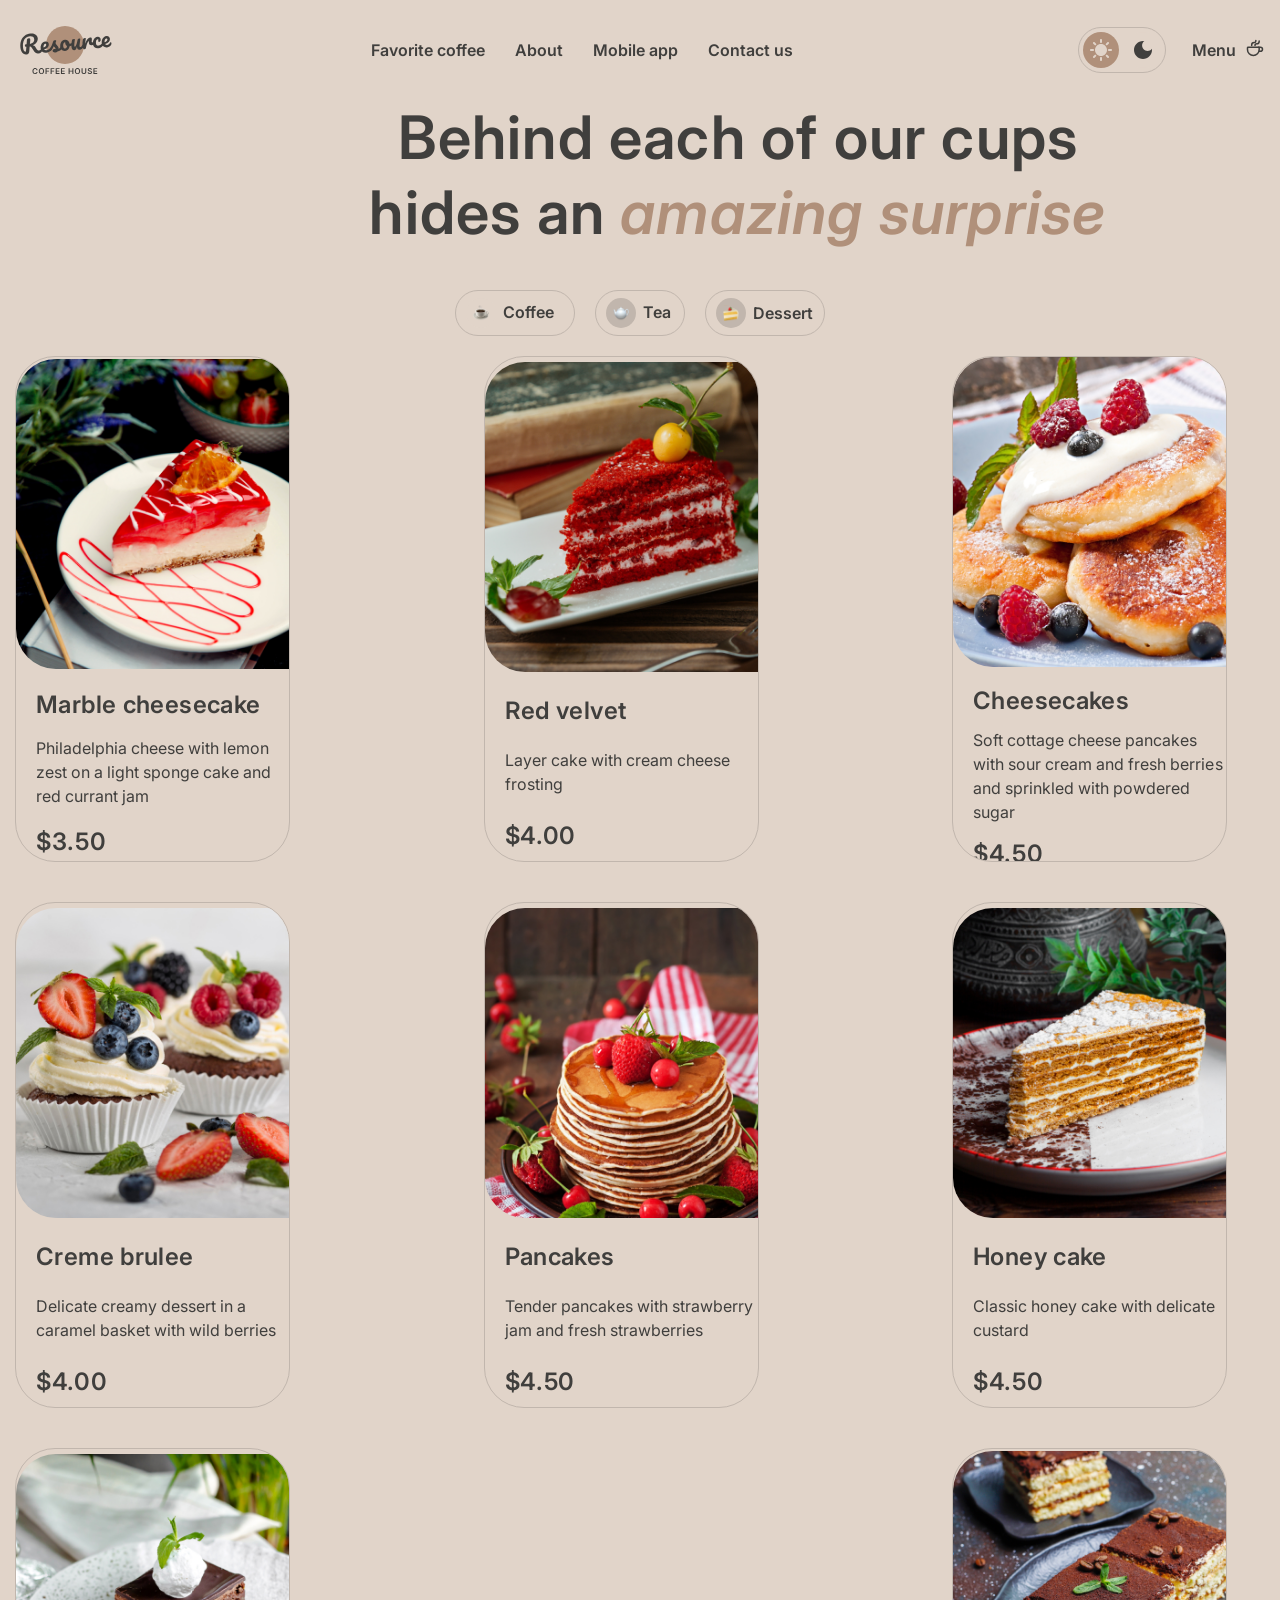
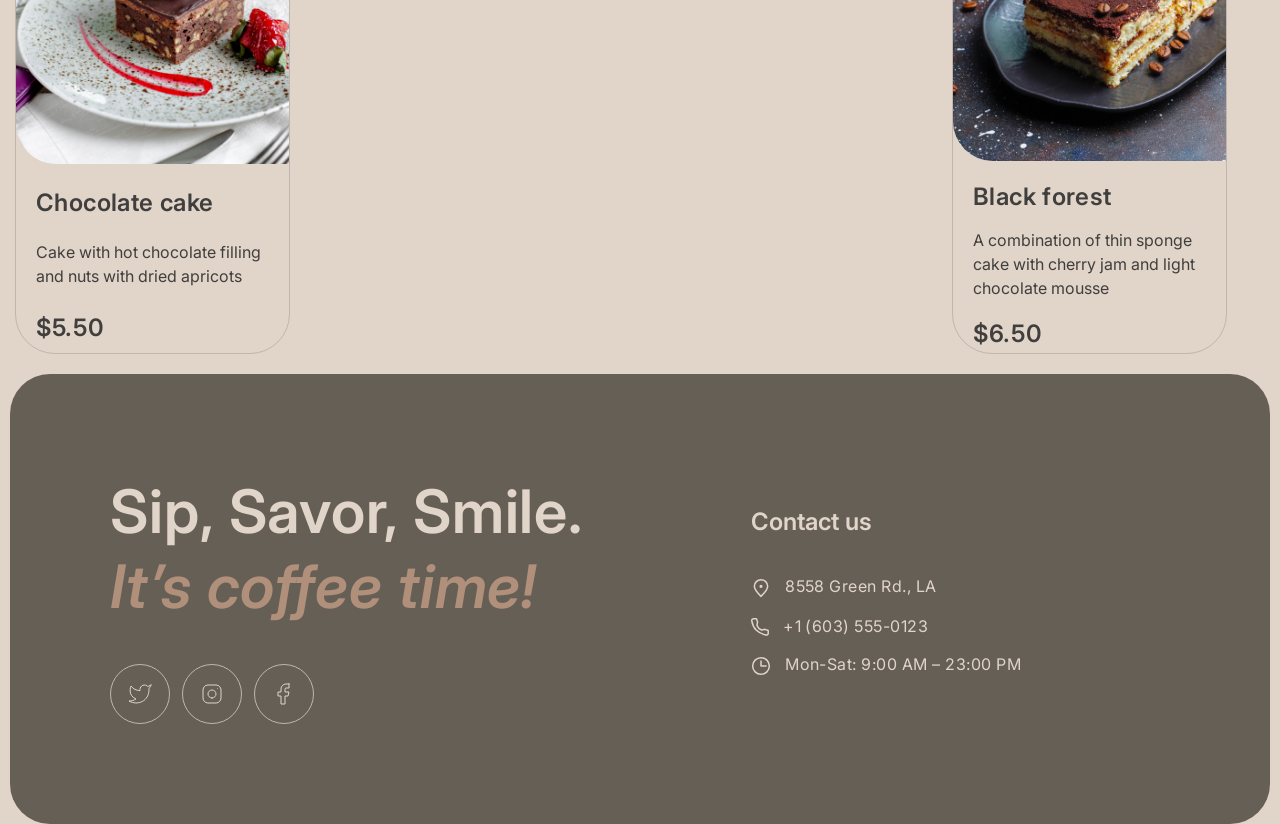
<file: page_menu/dessert.html>
<!DOCTYPE html>
<html lang="en">

<head>
    <meta charset="UTF-8">
    <meta name="viewport" content="width=device-width, initial-scale=1.0">
    <link type="Image/x-icon" href="../icons8-coffee-cup-16.png" rel="icon">
    <link href="https://fonts.googleapis.com/css?family=Inter:regular,600" rel="stylesheet">
    <link rel="stylesheet" href="../style.css">
    <title>Coffee House Menu</title>
</head>

<body>
    <div class="wrapper">
        <header class="header">
            <div class="header-container _container">
                <div class="header-logo"><a href="../index.html"><img src="../images/header/logo.svg" alt="logo"></a>
                </div>
                <div class="header-nav nav-menu">
                    <ul class="nav-list">
                        <li class="nav-item"><a class="nav-link" href="../index.html#favourites-coffee">Favorite
                                coffee</a></li>
                        <li class="nav-item"><a class="nav-link" href="../index.html#about">About</a></li>
                        <li class="nav-item"><a class="nav-link" href="../index.html#Mobile-App">Mobile app</a></li>
                        <li class="nav-item"><a class="nav-link" href="../index.html#Contact">Contact us</a></li>
                        <li>
                            <div class="menu-burger">
                                <a class="menu-open-burger" href="../page_menu/index.html">Menu</a>
                                <svg class="menu-icon-burger" xmlns="http://www.w3.org/2000/svg" width="41" height="40"
                                    viewbox="0 0 41 40" fill="none">
                                    <path
                                        d="M28.8333 18.9333V25C28.8333 30.5228 24.3561 35 18.8332 35H15.4999C9.97707 35 5.49992 30.5228 5.49992 25V18.9333C5.49992 18.602 5.76855 18.3333 6.09992 18.3333H28.2333C28.5646 18.3333 28.8333 18.602 28.8333 18.9333Z"
                                        stroke="#403F3D" stroke-width="2" stroke-linecap="round"
                                        stroke-linejoin="round" />
                                    <path
                                        d="M20.4999 15C20.4999 13.3334 21.6904 11.6667 24.0713 11.6667C24.5919 11.6667 25.2136 11.6667 25.8333 11.6667C27.4901 11.6667 28.8333 10.3236 28.8333 8.66671V5.83337"
                                        stroke="#403F3D" stroke-width="2" stroke-linecap="round"
                                        stroke-linejoin="round" />
                                    <path
                                        d="M13.8334 15V12.1667C13.8334 10.5098 15.1766 9.16667 16.8334 9.16667H20.1667C21.2713 9.16667 22.1667 8.27124 22.1667 7.16667V5"
                                        stroke="#403F3D" stroke-width="2" stroke-linecap="round"
                                        stroke-linejoin="round" />
                                    <path
                                        d="M27.1667 18.3334H31.3334C33.6346 18.3334 35.5001 20.1989 35.5001 22.5C35.5001 24.8012 33.6346 26.6667 31.3334 26.6667H28.8334"
                                        stroke="#403F3D" stroke-width="2" stroke-linecap="round"
                                        stroke-linejoin="round" />
                                </svg>
                            </div>
                        </li>
                    </ul>
                </div>
                <div class="menu-button">
                    <div class="theme-switch">
                        <button type="button" class="sun">
                            <img class="theme-switch-sun" src="../images/header/sun.svg" alt="switch-sun">
                        </button>
                        <button type="button" class="moon">
                            <img class="theme-switch-moon" src="../images/header/moon.svg" alt="switch-moon">
                        </button>
                    </div>
                    <div class="menu">
                        <a class="menu-open" href="./index.html">Menu</a>
                        <img class="menu-icon" src="../images/header/coffee-cup.svg" alt="menu">
                    </div>
                    <div id="burger" class="burger">
                        <div class="burger-line_container">
                            <span class="burger-line burger-line_first">
                                <svg xmlns="http://www.w3.org/2000/svg" width="18" height="2" viewbox="0 0 18 2"
                                    fill="none">
                                    <path d="M1 1H17" stroke="#403F3D" stroke-width="1.5" stroke-linecap="round"
                                        stroke-linejoin="round" />
                                </svg>
                            </span>
                            <span class="burger-line burger-line_second">
                                <svg xmlns="http://www.w3.org/2000/svg" width="18" height="2" viewbox="0 0 18 2"
                                    fill="none">
                                    <path d="M1 1H17" stroke="#403F3D" stroke-width="1.5" stroke-linecap="round"
                                        stroke-linejoin="round" />
                                </svg>
                            </span>
                        </div>
                    </div>
                </div>

            </div>
        </header>
        <div class="menu-page">
            <div class="menu-container _container">
                <h1 class="menu-title">Behind each of our cups hides an <span
                        class="menu-title-size italic-text">amazing surprise</span></h1>
                <div class="coffee-buttons">
                    <div class="coffee-button button-menu">
                        <span class="btn-coffee"></span>
                        <span class="download-button-text">
                            <a href="../page_menu/index.html"><span class="download-from">Coffee</span></a>
                        </span>
                    </div>
                    <div class="coffee-button button-menu button-menu-tea">
                        <span class="btn-tea"></span>
                        <span class="download-button-text">
                            <a href="../page_menu/tea.html"><span class="download-from">Tea</span></a>
                        </span>
                    </div>
                    <div class="coffee-button button-menu button-menu-des active">
                        <span class="btn-dessert"></span>
                        <span class="download-button-text">
                            <span class="download-from">Dessert</span>
                        </span>
                    </div>
                </div>
            </div>
        </div>
        <div class="item-container _container">
            <div class="dessert-item">
                <img class="dessert-img" src="../images/menu/desserts/dessert-1.png" alt="dessert-1">
                <p class="dessert-img-title">Marble cheesecake</p>
                <p class="dessert-img-discription">Philadelphia cheese with lemon zest on a light sponge cake and red
                    currant jam</p>
                <p class="dessert-img-price">$3.50</p>
            </div>
            <div class="dessert-item">
                <img class="dessert-img" src="../images/menu/desserts/dessert-2.png" alt="dessert-2">
                <p class="dessert-img-title">Red velvet</p>
                <p class="dessert-img-discription">Layer cake with cream cheese frosting</p>
                <p class="dessert-img-price">$4.00</p>
            </div>
            <div class="dessert-item">
                <img class="dessert-img" src="../images/menu/desserts/dessert-3.png" alt="dessert-3">
                <p class="dessert-img-title">Cheesecakes</p>
                <p class="dessert-img-discription">Soft cottage cheese pancakes with sour cream and fresh berries and
                    sprinkled with powdered sugar</p>
                <p class="dessert-img-price">$4.50</p>
            </div>
            <div class="dessert-item">
                <img class="dessert-img" src="../images/menu/desserts/dessert-4.png" alt="dessert-4">
                <p class="dessert-img-title">Creme brulee</p>
                <p class="dessert-img-discription">Delicate creamy dessert in a caramel basket with wild berries</p>
                <p class="dessert-img-price">$4.00</p>
            </div>
            <div class="dessert-item">
                <img class="dessert-img" src="../images/menu/desserts/dessert-5.png" alt="dessert-5">
                <p class="dessert-img-title">Pancakes</p>
                <p class="dessert-img-discription">Tender pancakes with strawberry jam and fresh strawberries</p>
                <p class="dessert-img-price">$4.50</p>
            </div>
            <div class="dessert-item">
                <img class="dessert-img" src="../images/menu/desserts/dessert-6.png" alt="dessert-6">
                <p class="dessert-img-title">Honey cake</p>
                <p class="dessert-img-discription">Classic honey cake with delicate custard</p>
                <p class="dessert-img-price">$4.50</p>
            </div>
            <div class="dessert-item">
                <img class="dessert-img" src="../images/menu/desserts/dessert-7.png" alt="dessert-7">
                <p class="dessert-img-title">Chocolate cake</p>
                <p class="dessert-img-discription">Cake with hot chocolate filling and nuts with dried apricots</p>
                <p class="dessert-img-price">$5.50</p>
            </div>
            <div class="dessert-item">
                <img class="dessert-img" src="../images/menu/desserts/dessert-8.png" alt="dessert-8">
                <p class="dessert-img-title">Black forest</p>
                <p class="dessert-img-discription">A combination of thin sponge cake with cherry jam and light chocolate
                    mousse</p>
                <p class="dessert-img-price">$6.50</p>
            </div>
            <!--<div class="button-refresh">
                <span class="btn-refresh"></span>
            </div>-->
        </div>
        <footer>
            <div class="footer-container">
                <div class="footer-content">
                    <div class="footer-left-content">
                        <p class="footer-title big-text">Sip, Savor, Smile. <span class="italic-text">It’s coffee
                                time!</span></p>
                        <div class="social-buttons">
                            <div class="social-button button-circle">
                                <span class="twitter"></span>
                            </div>
                            <div class="social-button button-circle">
                                <span class="instagram"></span>
                            </div>
                            <div class="social-button button-circle">
                                <span class="facebook"></span>
                            </div>
                        </div>
                    </div>
                    <div class="footer-right-content">
                        <div>
                            <p class="contact-title middle-text">Contact us</p>
                        </div>
                        <div class="social-content">
                            <ul class="social contact-info">
                                <li class="social-info">
                                    <a class="contact-link" target="_blank" rel="noopener noreferrer"
                                        href="https://www.google.com/maps/place/%D0%91%D0%B5%D0%B2%D0%B5%D1%80%D0%BB%D0%B8-%D0%A5%D0%B8%D0%BB%D0%BB%D0%B7,+%D0%9A%D0%B0%D0%BB%D0%B8%D1%84%D0%BE%D1%80%D0%BD%D0%B8%D1%8F,+%D0%A1%D0%A8%D0%90/@34.0825827,-118.4201335,14z/data=!4m15!1m8!3m7!1s0x80c2c75ddc27da13:0xe22fdf6f254608f4!2z0JvQvtGBLdCQ0L3QtNC20LXQu9C10YEsINCa0LDQu9C40YTQvtGA0L3QuNGPLCDQodCo0JA!3b1!8m2!3d34.0549076!4d-118.242643!16s%2Fm%2F030qb3t!3m5!1s0x80c2bc04d6d147ab:0xd6c7c379fd081ed1!8m2!3d34.0736204!4d-118.4003563!16zL20vMGswNDk?hl=ru&entry=ttu">
                                        <img class="contact-icon" src="../images/footer/adress.svg" alt="Address icon">
                                        8558 Green Rd., LA
                                    </a>
                                </li>

                                <li class="social-info">
                                    <a class="contact-link" href="tel:+16035550123">
                                        <img class="contact-icon" src="../images/footer/phone.svg" alt="Phone icon">
                                        +1 (603) 555-0123
                                    </a>
                                </li>

                                <li class="social-info">
                                    <img class="contact-icon" src="../images/footer/clock.svg" alt="Clock icon">
                                    Mon-Sat: 9:00 AM – 23:00 PM
                                </li>
                            </ul>
                        </div>
                    </div>
                </div>
            </div>
        </footer>
    </div>
    <script src="../script.js"></script>
</body>

</html>
</file>
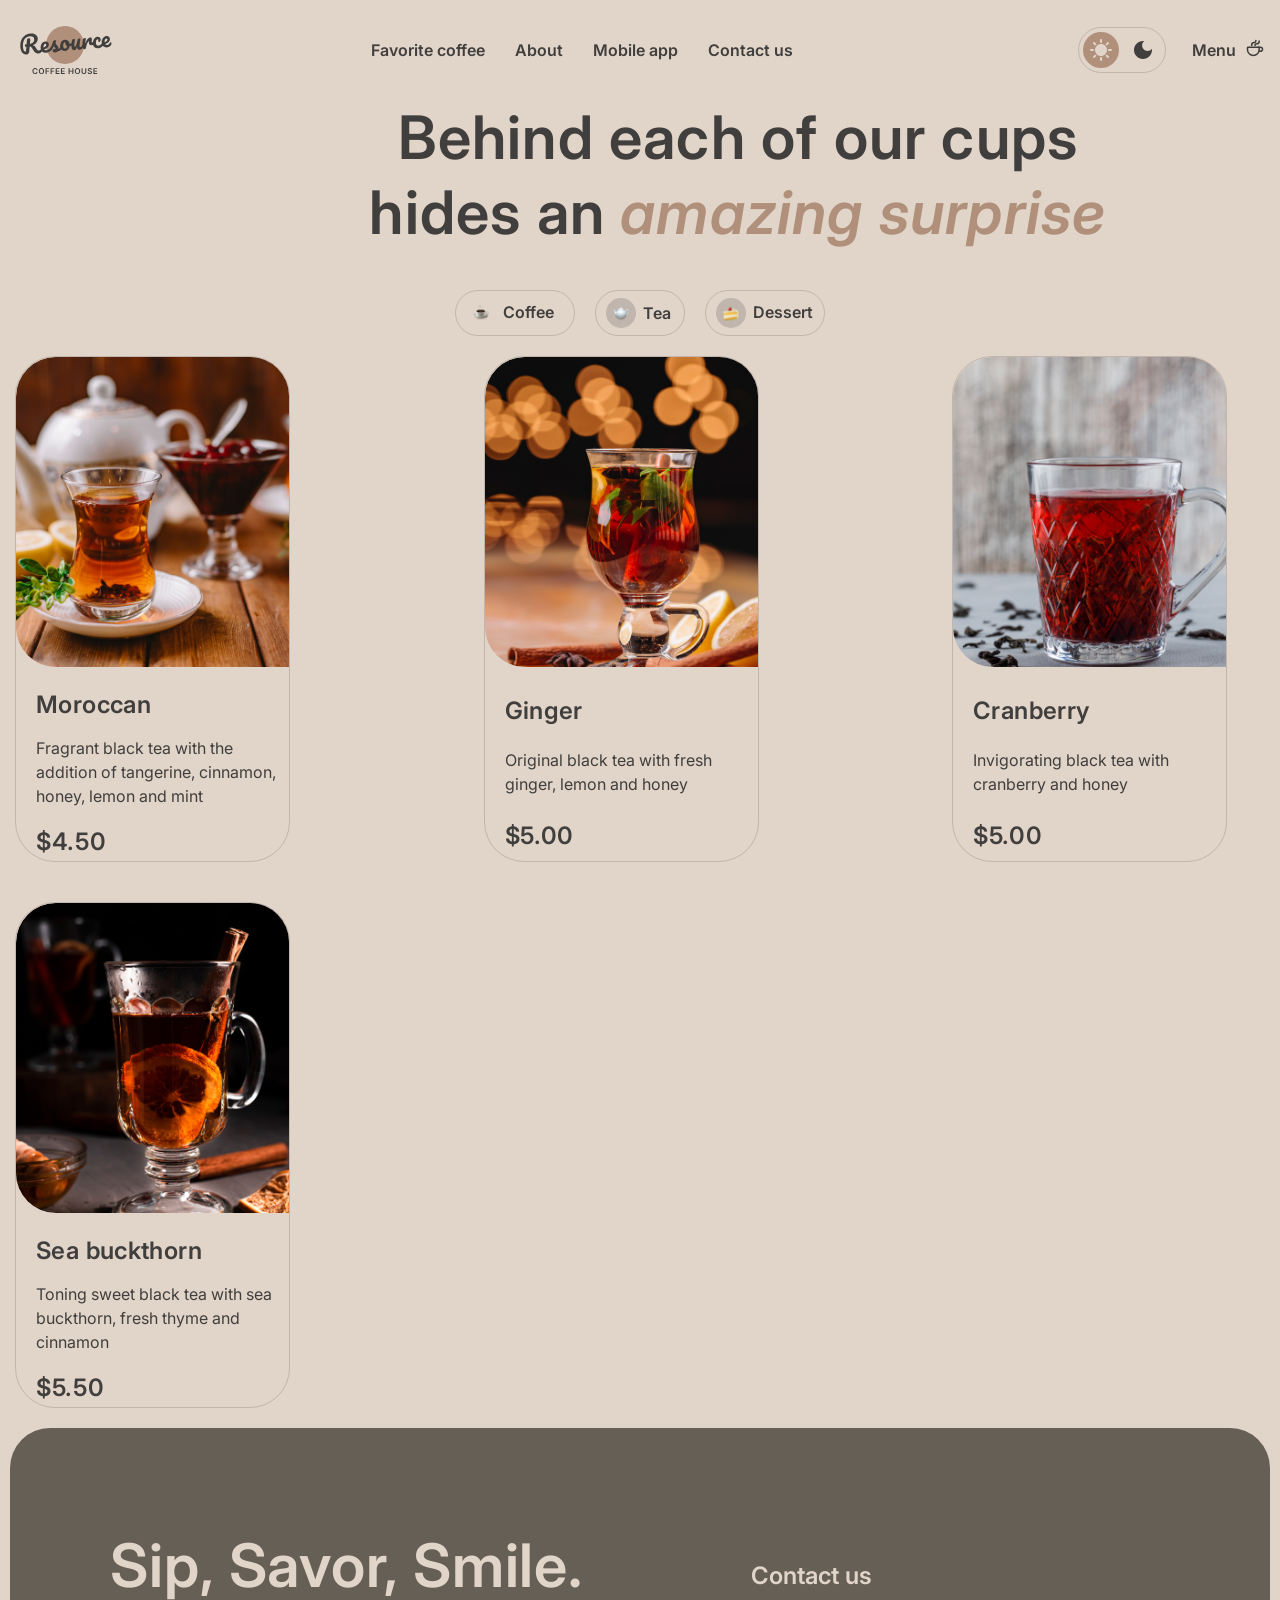
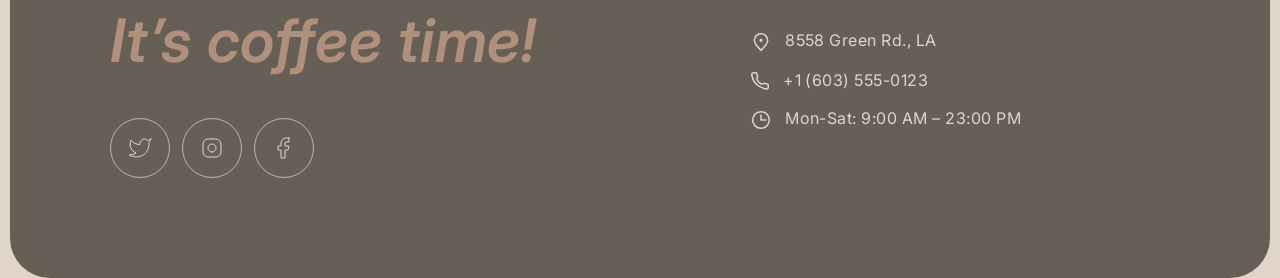
<file: page_menu/tea.html>
<!DOCTYPE html>
<html lang="en">

<head>
    <meta charset="UTF-8">
    <meta name="viewport" content="width=device-width, initial-scale=1.0">
    <link type="Image/x-icon" href="../icons8-coffee-cup-16.png" rel="icon">
    <link href="https://fonts.googleapis.com/css?family=Inter:regular,600" rel="stylesheet">
    <link rel="stylesheet" href="../style.css">
    <title>Coffee House Menu</title>
</head>

<body>
    <div class="wrapper">
        <header class="header">
            <div class="header-container _container">
                <div class="header-logo"><a href="../index.html"><img src="../images/header/logo.svg" alt="logo"></a>
                </div>
                <div class="header-nav nav-menu">
                    <ul class="nav-list">
                        <li class="nav-item"><a class="nav-link" href="../index.html#favourites-coffee">Favorite
                                coffee</a></li>
                        <li class="nav-item"><a class="nav-link" href="../index.html#about">About</a></li>
                        <li class="nav-item"><a class="nav-link" href="../index.html#Mobile-App">Mobile app</a></li>
                        <li class="nav-item"><a class="nav-link" href="../index.html#Contact">Contact us</a></li>
                        <li>
                            <div class="menu-burger">
                                <a class="menu-open-burger" href="../page_menu/index.html">Menu</a>
                                <svg class="menu-icon-burger" xmlns="http://www.w3.org/2000/svg" width="41" height="40"
                                    viewbox="0 0 41 40" fill="none">
                                    <path
                                        d="M28.8333 18.9333V25C28.8333 30.5228 24.3561 35 18.8332 35H15.4999C9.97707 35 5.49992 30.5228 5.49992 25V18.9333C5.49992 18.602 5.76855 18.3333 6.09992 18.3333H28.2333C28.5646 18.3333 28.8333 18.602 28.8333 18.9333Z"
                                        stroke="#403F3D" stroke-width="2" stroke-linecap="round"
                                        stroke-linejoin="round" />
                                    <path
                                        d="M20.4999 15C20.4999 13.3334 21.6904 11.6667 24.0713 11.6667C24.5919 11.6667 25.2136 11.6667 25.8333 11.6667C27.4901 11.6667 28.8333 10.3236 28.8333 8.66671V5.83337"
                                        stroke="#403F3D" stroke-width="2" stroke-linecap="round"
                                        stroke-linejoin="round" />
                                    <path
                                        d="M13.8334 15V12.1667C13.8334 10.5098 15.1766 9.16667 16.8334 9.16667H20.1667C21.2713 9.16667 22.1667 8.27124 22.1667 7.16667V5"
                                        stroke="#403F3D" stroke-width="2" stroke-linecap="round"
                                        stroke-linejoin="round" />
                                    <path
                                        d="M27.1667 18.3334H31.3334C33.6346 18.3334 35.5001 20.1989 35.5001 22.5C35.5001 24.8012 33.6346 26.6667 31.3334 26.6667H28.8334"
                                        stroke="#403F3D" stroke-width="2" stroke-linecap="round"
                                        stroke-linejoin="round" />
                                </svg>
                            </div>
                        </li>
                    </ul>
                </div>
                <div class="menu-button">
                    <div class="theme-switch">
                        <button type="button" class="sun">
                            <img class="theme-switch-sun" src="../images/header/sun.svg" alt="switch-sun">
                        </button>
                        <button type="button" class="moon">
                            <img class="theme-switch-moon" src="../images/header/moon.svg" alt="switch-moon">
                        </button>
                    </div>
                    <div class="menu">
                        <a class="menu-open" href="./index.html">Menu</a>
                        <img class="menu-icon" src="../images/header/coffee-cup.svg" alt="menu">
                    </div>
                    <div id="burger" class="burger">
                        <div class="burger-line_container">
                            <span class="burger-line burger-line_first">
                                <svg xmlns="http://www.w3.org/2000/svg" width="18" height="2" viewbox="0 0 18 2"
                                    fill="none">
                                    <path d="M1 1H17" stroke="#403F3D" stroke-width="1.5" stroke-linecap="round"
                                        stroke-linejoin="round" />
                                </svg>
                            </span>
                            <span class="burger-line burger-line_second">
                                <svg xmlns="http://www.w3.org/2000/svg" width="18" height="2" viewbox="0 0 18 2"
                                    fill="none">
                                    <path d="M1 1H17" stroke="#403F3D" stroke-width="1.5" stroke-linecap="round"
                                        stroke-linejoin="round" />
                                </svg>
                            </span>
                        </div>
                    </div>
                </div>

            </div>
        </header>
        <div class="menu-page">
            <div class="menu-container _container">
                <h1 class="menu-title">Behind each of our cups hides an <span
                        class="menu-title-size italic-text">amazing surprise</span></h1>
                <div class="coffee-buttons">
                    <div class="coffee-button button-menu">
                        <span class="btn-coffee"></span>
                        <span class="download-button-text">
                            <a href="../page_menu/index.html"><span class="download-from">Coffee</span></a>
                        </span>
                    </div>
                    <div class="coffee-button button-menu button-menu-tea active">
                        <span class="btn-tea"></span>
                        <span class="download-button-text">
                            <span class="download-from">Tea</span>
                        </span>
                    </div>
                    <div class="coffee-button button-menu button-menu-des">
                        <span class="btn-dessert"></span>
                        <span class="download-button-text">
                            <a href="../page_menu/dessert.html"><span class="download-from">Dessert</span></a>
                        </span>
                    </div>
                </div>
            </div>
        </div>
        <div class="item-container _container">
            <div class="tea-item">
                <img class="tea-img" src="../images/menu/tea/tea-1.png" alt="tea-1">
                <p class="tea-img-title">Moroccan</p>
                <p class="tea-img-discription">Fragrant black tea with the addition of tangerine, cinnamon, honey, lemon
                    and mint</p>
                <p class="tea-img-price">$4.50</p>
            </div>
            <div class="tea-item">
                <img class="tea-img" src="../images/menu/tea/tea-2.png" alt="tea-2">
                <p class="tea-img-title">Ginger</p>
                <p class="tea-img-discription">Original black tea with fresh ginger, lemon and honey</p>
                <p class="tea-img-price">$5.00</p>
            </div>
            <div class="tea-item">
                <img class="tea-img" src="../images/menu/tea/tea-3.png" alt="tea-3">
                <p class="tea-img-title">Cranberry</p>
                <p class="tea-img-discription">Invigorating black tea with cranberry and honey</p>
                <p class="tea-img-price">$5.00</p>
            </div>
            <div class="tea-item">
                <img class="tea-img" src="../images/menu/tea/tea-4.png" alt="tea-4">
                <p class="tea-img-title">Sea buckthorn</p>
                <p class="tea-img-discription">Toning sweet black tea with sea buckthorn, fresh thyme and cinnamon</p>
                <p class="tea-img-price">$5.50</p>
            </div>
            <!--<div class="button-refresh">
                <span class="btn-refresh"></span>
            </div>-->
        </div>
        <footer>
            <div class="footer-container">
                <div class="footer-content">
                    <div class="footer-left-content">
                        <p class="footer-title big-text">Sip, Savor, Smile. <span class="italic-text">It’s coffee
                                time!</span></p>
                        <div class="social-buttons">
                            <div class="social-button button-circle">
                                <span class="twitter"></span>
                            </div>
                            <div class="social-button button-circle">
                                <span class="instagram"></span>
                            </div>
                            <div class="social-button button-circle">
                                <span class="facebook"></span>
                            </div>
                        </div>
                    </div>
                    <div class="footer-right-content">
                        <div>
                            <p class="contact-title middle-text">Contact us</p>
                        </div>
                        <div class="social-content">
                            <ul class="social contact-info">
                                <li class="social-info">
                                    <a class="contact-link" target="_blank" rel="noopener noreferrer"
                                        href="https://www.google.com/maps/place/%D0%91%D0%B5%D0%B2%D0%B5%D1%80%D0%BB%D0%B8-%D0%A5%D0%B8%D0%BB%D0%BB%D0%B7,+%D0%9A%D0%B0%D0%BB%D0%B8%D1%84%D0%BE%D1%80%D0%BD%D0%B8%D1%8F,+%D0%A1%D0%A8%D0%90/@34.0825827,-118.4201335,14z/data=!4m15!1m8!3m7!1s0x80c2c75ddc27da13:0xe22fdf6f254608f4!2z0JvQvtGBLdCQ0L3QtNC20LXQu9C10YEsINCa0LDQu9C40YTQvtGA0L3QuNGPLCDQodCo0JA!3b1!8m2!3d34.0549076!4d-118.242643!16s%2Fm%2F030qb3t!3m5!1s0x80c2bc04d6d147ab:0xd6c7c379fd081ed1!8m2!3d34.0736204!4d-118.4003563!16zL20vMGswNDk?hl=ru&entry=ttu">
                                        <img class="contact-icon" src="../images/footer/adress.svg" alt="Address icon">
                                        8558 Green Rd., LA
                                    </a>
                                </li>

                                <li class="social-info">
                                    <a class="contact-link" href="tel:+16035550123">
                                        <img class="contact-icon" src="../images/footer/phone.svg" alt="Phone icon">
                                        +1 (603) 555-0123
                                    </a>
                                </li>

                                <li class="social-info">
                                    <img class="contact-icon" src="../images/footer/clock.svg" alt="Clock icon">
                                    Mon-Sat: 9:00 AM – 23:00 PM
                                </li>
                            </ul>
                        </div>
                    </div>
                </div>
            </div>
        </footer>
    </div>
    <script src="../script.js"></script>
</body>

</html>
</file>
<file: style.css>
/* ==========================================================================
   1. Сброс и базовые настройки (Reset & Base)
   ========================================================================== */
*,
*::before,
*::after {
    padding: 0;
    margin: 0;
    box-sizing: border-box;
    /* Включено обратно для предсказуемых размеров */
}

html {
    scroll-behavior: smooth;
    background-color: #E1D4C9;
    transition: background-color 0.3s ease;
}

html.dark-bg {
    background-color: #292826;
}

html,
body {
    height: 100%;
    font-size: 16px;
    line-height: 1;
    font-family: 'Inter', sans-serif;
    color: #403F3D;
    background-color: #E1D4C9;
    transition: background-color 0.3s ease, color 0.3s ease;
}

/* Элементы формы и типографика */
a {
    color: #403F3D;
    text-decoration: none;
}

ul,
ol,
li {
    list-style-type: none;
}

img {
    vertical-align: top;
    max-width: 100%;
    /* Защита от выпадания картинок за пределы контейнера */
}

h1,
h2,
h3,
h4,
h5,
h6 {
    font-weight: inherit;
    font-size: inherit;
}

/* ==========================================================================
   2. Каркас (Layout)
   ========================================================================== */
.wrapper {
    min-height: 100%;
    overflow: hidden;
    display: flex;
    flex-direction: column;
}

._container {
    max-width: 1360px;
    padding: 0 15px;
    margin: 0 auto;
}

/* ==========================================================================
   3. Компоненты и Анимации (Components)
   ========================================================================== */
/* Анимированное подчеркивание */
.nav-link,
.menu-open,
.contact-link {
    position: relative;
}

.nav-link::after,
.menu-open::after,
.contact-link::after {
    content: '';
    position: absolute;
    left: 0;
    bottom: 0;
    width: 0;
    height: 2px;
    background-color: #403F3D;
    transition: width 0.3s ease;
}

.nav-link:hover::after,
.menu-open:hover::after,
.contact-link:hover::after {
    width: 100%;
}

/* Специфичный стиль для ссылок контактов */
a.contact-link {
    color: #E1D4C9;
}

.contact-link::after {
    background-color: #E1D4C9;
}

/* Вспомогательные классы */
.small-text {
    font-size: 16px;
    font-weight: 400;
    font-style: normal;
}

/* Фоновые изображения */
.img_bg {
    position: relative;
}

.img_bg>img {
    position: absolute;
    top: 0;
    left: 0;
    width: 100%;
    height: 100%;
    object-fit: cover;
}

/***************Header**************************/
header {
    width: 100%;
    left: 0;
    top: 0;
}

.header-container {
    display: flex;
    justify-content: space-between;
    min-height: 60px;
    align-items: center;
    max-width: 1360px;
    margin: auto;
    padding: 20px 15px;
}

.nav-list {
    display: flex;
    flex-wrap: wrap;
    max-width: 455px;
    padding-left: 0px;
}

.nav-item {
    color: #403F3D;
    font-family: 'Inter';
    font-size: 16px;
    font-weight: 600;
    font-style: normal;
    line-height: 150%;
}

.nav-item:not(:last-child) {
    margin: 0px 30px 0px 0px;
}

.menu-button {
    display: flex;
    width: 187px;
    justify-content: space-between;
}

.theme-switch {
    display: flex;
    justify-content: space-between;
    width: 88px;
    border: 1px solid #C1B6AD;
    border-radius: 100px;
    padding: 4px;
}

.theme-switch button {
    cursor: pointer;
    /* Делает курсор в виде пальца при наведении */
    pointer-events: auto;
    /* Включает кликабельность */
}

/* Отключаем перехват клика самой картинкой внутри кнопки */
.theme-switch img {
    pointer-events: none;
}

.sun {
    width: 36px;
    height: 36px;
    border-radius: 100%;
    background-color: #B0907A;
    border: none;
}

.moon {
    width: 36px;
    height: 36px;
    border-radius: 100%;
    border: none;
    background-color: #E1D4C9;
}

body.dark-theme {
    background-color: #292826;
    color: #E1D4C9;
}

body.dark-bg,
body.dark-bg.slider-arrow,
body.dark-bg section,
body.dark-bg footer,
body.dark-bg header {
    background-color: #292826;
    color: #E1D4C9;
}

body.dark-bg .footer-container {
    background-color: #403F3D;
    color: #E1D4C9;
}

.dark-bg a {
    text-decoration: none;
    color: #E1D4C9;
}

.dark-bg .sun,
.dark-bg .button-menu {
    background-color: #292826;
}


/* Dark theme - приватная иконка стили */
.dark-bg .twitter,
.dark-bg .instagram,
.dark-bg .facebook {
    filter: brightness(0) invert(1);
}

.dark-bg .btn-coffee,
.dark-bg .btn-tea,
.dark-bg .btn-dessert {
    filter: brightness(0) invert(1);
}

.menu {
    display: flex;
    align-items: center;
}

.menu-burger {
    display: none;
}

.menu-open {
    font-family: 'Inter';
    font-size: 16px;
    font-style: normal;
    font-weight: 600;
    line-height: 150%;
    height: 24px;
}

.menu-home {
    color: transparent;
    margin-left: 71px;
    position: absolute;
    top: 17px;
}

.menu-icon {
    margin: 0px 0px 4px 9px;
}

.menu-icon-burger {
    display: none;
}

.burger {
    display: none;
    position: relative z-index 50;
    align-items: center;
    justify-content: flex-end;
    width: 44px;
    height: 44px;
    border: 1px solid #665F55;
    border-radius: 100%;
}

.burger-line_container {
    display: flex;
    flex-wrap: wrap;
    max-width: 18px;
    height: 20px;
    align-items: center;
    margin: auto;
}

.burger-line {
    display: flex;
}

.menu-burger {
    display: none;
}

/***************Enjoy**************************/
.enjoy-page {
    padding: 0px 15px;
}

.container {
    max-width: 1360px;
    height: 644px;
    margin: 0px auto;
    border-radius: 40px;
}

h1 {
    font-family: 'Inter';
    font-size: 72px;
    font-style: normal;
    font-weight: 600;
    color: #E1D4C9;
    line-height: 106%;
    letter-spacing: 0.001em;
    max-width: 535px;
}

.italic-text {
    font-family: 'Inter';
    font-style: italic;
    font-weight: 600;
    color: #B0907A;
}

.title-italic {
    font-size: 72px;
}

.title-text {
    color: #E1D4C9;
    line-height: 150%;
    letter-spacing: 0.005em;
    max-width: 530px;
    height: 72px;
    margin: unset;
}

.enjoy-menu-btn {
    margin-left: 100px;
    border: none;
}

.menu-icon_hover {
    opacity: 0;
}

.main-body_item>:hover {
    opacity: 1;
}

.main-block_btn {
    width: 200px;
    height: 64px;
    background-color: #E1D4C9;
    border-radius: 100px;
    border: none;
    cursor: pointer;
    display: flex;
    align-items: center;
    justify-content: center;
    font-family: 'Inter', sans-serif;
    font-size: 16px;
    font-weight: 600;
    color: #403F3D;
}

.btn-icon {
    display: none;
    width: 20px;
    height: 20px;
    margin-left: 8px;
}


.main-block_btn:hover .btn-icon {
    display: block;
}

.btn-big-text {
    font-family: Inter;
    font-size: 16px;
    font-style: normal;
    font-weight: 600;
}

.btn-size {
    min-height: 64px;
    border-radius: 100px;
    background: #E1D4C9;
    display: flex;
    justify-content: center;
    align-items: center;

}

.big-text {
    font-family: Inter;
    font-size: 60px;
    font-style: normal;
    font-weight: 600;
    line-height: 125%;
}

.middle-text {
    font-family: Inter;
    font-size: 24px;
    font-style: normal;
    font-weight: 600;
    line-height: 125%;
}

.main-body_text {
    font-family: Inter;
    font-size: 16px;
    font-style: normal;
    font-weight: 400;
    color: #E1D4C9;
}

.video {
    position: absolute;
    /* Убираем из потока, чтобы он стал фоном */
    top: 0;
    left: 0;
    width: 100%;
    height: 100%;
    z-index: 1;
}

.video-media {
    position: absolute;
    width: 100%;
    border-radius: 40px;
    background-position: center;
    object-fit: cover;
}

.main-block {
    position: relative;
    border-radius: 40px;
    max-width: 1360px;
    margin: auto;
    margin-bottom: 80px;
}

.main-block_body {
    padding: 100px 0px 100px 80px;
    position: relative;
    z-index: 2;
    max-width: 598px;
}

.main-block_body>*:not(:last-child) {
    margin: 0px 0px 40px 0px;
}

.main-block_image {
    /*position: absolute;*/

    width: 100%;
    height: 100%;
    top: 0;
    left: 0;
    max-width: 1360px;
    margin-left: 232px;
}

.main-block_image img {
    border-radius: 40px;
}

/**********Favourites-Coffee******************/

.Favourites-Coffee {
    padding-bottom: 93px;
}

.fav-coffee-container {
    max-width: 1345px;
    margin: auto;
    text-align: center;
}

.fav-coffee-img {
    padding-left: 0px;
    margin-top: -20px;
    list-style-type: none;
}

.fav-coffee-title {
    margin-top: 100px;
    margin-bottom: 40px;
    letter-spacing: 0.015em;
}

.slider-block {
    display: flex;
    justify-content: space-between;
}

.slider-arrow {
    flex-shrink: 0;
    cursor: pointer;
    max-width: 60px;
    max-height: 60px;
    padding: 15px;
    border-radius: 100%;
    background-color: #E1D4C9;
    margin-top: 290px;
}

.slider-arrow img {
    width: 24px;
    height: 24px;
    display: block;
}

.arrow-left-btn:hover {
    opacity: 0;
    transform: rotate(180deg);
    background-image: url(./images/arrow-right-light.svg);
}

.slider-arrow:hover {
    background-color: #665F55;

    background-repeat: no-repeat;
    transition: 0.3s;
}

.fav-img {
    margin: 0 auto;
}

.fav-img,
.cofee-title,
.cofee-discription,
.cofee-price {
    display: none;
    opacity: 0;
    transition: opacity 0.35s ease;
}

.fav-img.active,
.cofee-title.active,
.cofee-discription.active,
.cofee-price.active {
    display: block;
    opacity: 1;
    animation: sliderFade 0.35s ease;
}

@keyframes sliderFade {
    from {
        opacity: 0;
        transform: translateX(8px);
    }

    to {
        opacity: 1;
        transform: translateX(0);
    }
}

.cofee-title-1 {
    margin: 19px 0px 14px 0px;
    letter-spacing: 0.02em;
}

.cofee-discription-1 {
    max-width: 480px;
    margin: auto;
    letter-spacing: 0.01em;
    line-height: 141%;
}

.cofee-price-1 {
    letter-spacing: 0.01em;
    line-height: 141%;
    margin-top: 15px;
}

.control-lines {
    letter-spacing: 0.5em;
    line-height: 170%;
}

.control-btn-1 {
    width: 40px;
    border: none;
    max-width: 40px;
    height: 4px;
    border-radius: 100px;
    background-color: #403F3D;
    cursor: pointer;
}

.control-btn {
    width: 40px;
    height: 4px;
    background-color: #C1B6AD;
    border: none;
    border-radius: 100px;
    cursor: pointer;
}

.control-btn.active {
    background-color: #665F55;
}

.control-btn:hover {
    background-color: #b0907a;
}

/**************************************************************************/
.About {
    padding-bottom: 78px;
}

.about-title {
    max-width: 1360px;
    margin: auto;
    letter-spacing: 0.013em;
    padding-bottom: 50px;
}

.about-content {
    display: flex;
    justify-content: space-between;
    gap: 30px;
}

.about-photo {
    margin-bottom: 40px;
}

.photo {
    width: 100%;
    border-radius: 30px;
}

.about-photo:hover,
.about-photo-1:hover {
    transform: scale(0.9);
    transition: transform 0.3s;
}

/************************************************************************/
.Mobile-App {
    padding-bottom: 96px;
}

.mobile-app-container {
    max-width: 1360px;
    margin: auto;
}

.mobile-content {
    display: flex;
    align-items: center;
    justify-content: space-between;
}

.mob-app-title {
    max-width: 630px;
    letter-spacing: 0.018em;
}

.mob-app-discription {
    max-width: 630px;
    line-height: 149%;
    letter-spacing: 0.007em;
}

.mob-app-right-col {
    margin-left: 42px
}

.mobile-content_left>*:not(:last-child) {
    margin: 0px 0px 40px 0px;
}

.download-buttons {
    display: flex;
    gap: 20px;
}

.button {
    width: 170px;
    height: 50px;
    border-radius: 100px;
    text-align: center;
    background-color: #e1d4c9;
    border: none;
    color: #403f3d;
}

.download-button {
    border: 1px solid #665f55;
    display: flex;
    align-items: stretch;
    padding-left: 20px;
    padding-right: 8px;
    padding-top: 6px;
    cursor: pointer;
    transition: all 1s;
}

.download-button:hover {
    background-color: #665f55;
    color: #e1d4c9;
}

.app-store {
    display: block;
    width: 36px;
    height: 36px;
    transition: all 1.2s ease;
    background-image: url(./images/mobile_img/apple.svg);
    background-size: contain;
    background-repeat: no-repeat;
    background-position: center;
}

.download-button:hover .app-store {
    background-image: url(./images/mobile_img/apple-light.svg);
}

.google-play {
    display: block;
    width: 36px;
    height: 36px;
    transition: all 1.2s ease;
    background-image: url(./images/mobile_img/google_play.svg);
    background-size: contain;
    background-repeat: no-repeat;
    background-position: center;
}

.download-button:hover .google-play {
    background-image: url(./images/mobile_img/google_play-light.svg);
}

.download-button-text {
    display: flex;
    flex-direction: column;
    font-weight: 600;
    font-size: 10px;
    line-height: 14px;
    text-align: left;
    padding-left: 7px;
}

.download-avalible {
    font-family: Inter;
    font-size: 10px;
}

.download-from {
    font-family: Inter;
    font-weight: 600;
    font-size: 16px;
}

.btn-app {
    border: 1px solid;
    border-color: #665F55;
    font-family: Inter;
    font-size: 10px;
    font-style: normal;
    font-weight: 600;
    margin: 23px 16px 0px 0px;
}

.btn-logo {
    display: flex;
    margin-left: 11px;
}

.btn-text {
    max-width: 78px;
    margin-left: -35px;
    position: absolute;
    margin-top: 0px;
    text-align: start;
    line-height: 115%;
    letter-spacing: 0.02em;
}

.btn-text-2 {
    max-width: 92px;
    margin-left: -35px;
    text-align: start;
    line-height: 120%;
    letter-spacing: 0.025em;
}

.text {
    line-height: 180%;
}

/********************************************************************/
footer {
    padding: 0px 10px;
}

.footer-container {
    margin: auto;
    max-width: 1360px;
    height: 450px;
    border-radius: 40px;
    background-color: #665F55;
}

.footer-content {
    display: flex;
    justify-content: space-between;
    max-width: 911px;
    margin: auto;
    margin-left: 100px;
}

.footer-title {
    color: #E1D4C9;
    letter-spacing: 0.015em;
}

.footer-left-content {
    max-width: 530px;
    height: 250px;
    margin: 100px 100px 40px 0px;

}

.footer-right-content {
    margin-top: 100px;
    height: 250px;
}

.social-content {
    max-width: 283px;
    display: flex;
}

.social-buttons {
    max-width: 204px;
    display: flex;
    margin-top: 40px;
}

.social-button:not(:last-child) {
    margin: 0px 12px 0px 0px;
}

.social-button {
    display: inline-flex;
    align-items: center;
    justify-content: center;
    text-decoration: none;
}

.button-circle {
    border-radius: 100%;
    border: 1px solid #C1B6AD;
    width: 60px;
    height: 60px;
}

.twitter {
    display: block;
    width: 24px;
    height: 24px;
    transition: all 1.2s ease;
    background-repeat: no-repeat;
    background-image: url(./images/footer/twitter.svg);
    stroke: #403F3D;
    cursor: pointer;
}

.instagram {
    display: block;
    width: 24px;
    height: 24px;
    transition: all 1.2s ease;
    background-repeat: no-repeat;
    background-image: url(./images/footer/instagram.svg);
    cursor: pointer;
}

.facebook {
    display: block;
    width: 24px;
    height: 24px;
    transition: all 1.2s ease;
    background-repeat: no-repeat;
    background-image: url(./images/footer/facebook.svg);
    cursor: pointer;
}

.social-icon {
    display: inline;
    max-width: 60px;
    height: 60px;
    border-radius: 100px;
    margin-right: 8px;
    background: none;
    border: 1px solid;
    border-color: #C1B6AD;
}

.contact-title {
    color: #E1D4C9;
    margin: 33px 0px 25px 0px;
}

.social {
    list-style: none;
}

.social-info {
    margin: 16px 0px 20px 0px;
    letter-spacing: 0.03em;
}

.contact-info {
    list-style: none;
    font-family: Inter;
    font-size: 16px;
    font-style: normal;
    color: #E1D4C9;
}

.contact-icon {
    margin-right: 10px;
}

@media (max-width: 1385px) {
    .main-block {
        background-position: center;
    }

    .header-container {
        max-width: 1380px;
    }
}

@media (max-width: 1030px) {
    .footer-container {
        height: 100%;
    }

    .footer-content {
        flex-wrap: wrap;
    }

    .footer-left-content {
        margin: auto;
        margin: 100px 0px;
    }
}

@media (max-width: 1090px) {
    .mobile-content {
        flex-wrap: wrap;
    }

    .mobile-content_left {
        margin: auto;
    }

    .mobile-content_right {
        margin: auto;
    }
}

@media (max-width: 910px) {
    .footer-left-content {
        margin: 10px 0px;
    }

    .footer-right-content {
        margin-top: 10px;
    }
}

@media (max-width: 769px) {
    body {
        position: absolute;
        top: 0;
        left: 0;
        overflow: auto;
        width: 100%;
        transition: all .2s;

    }

    .main-block {
        background-position: center;
    }

    ._container {
        max-width: 700px;
    }

    .Favourites-Coffee {
        padding-top: 100px;
    }

    .resp-photo {
        display: none;
    }

    .about-content {
        display: contents;
    }

    .mobile-app-content {
        flex-wrap: wrap;
    }

    .header-container {
        display: flex;
        min-height: 60px;
        align-items: center;
        max-width: 688px;
        margin: auto;
        padding: 20px 15px;
    }

    .header-logo {
        position: relative;
        z-index: 6;
    }

    .header-nav {
        position: fixed;
        overflow: auto;
        top: 0;
        left: 100%;
        width: 100%;
        height: 100%;
        background-color: #E1D4C9;
        z-index: 5;
        padding: 155px 0px 0px 0px;
        transition: all 0.8s ease 0s;
    }

    .header_nav.open {
        position: relative;
        left: 0;
    }

    .open {
        left: 0;
    }

    .lock {
        overflow: hidden;
    }

    .nav-list {
        position: relative;
        display: block;
        max-width: 100%;
        text-align: center;
    }

    .nav-list.open {
        position: relative;
        top: 0;
    }

    .nav-item {
        font-size: 32px;
    }

    .nav-item:not(:last-child) {
        margin: 0px 0px 53px 0px;
    }

    .menu-burger {
        display: none;
        position: relative;
        z-index: 5;
        margin-right: 55px;
        margin-top: 95px;
    }

    .menu-burger.open {
        display: block;
    }

    .menu-open-burger {
        font-family: Inter;
        font-size: 32px;
        font-style: normal;
        font-weight: 600;
        line-height: 125%;
    }

    .menu-icon-burger {
        display: block;
        margin: 0px 0px 0px -13px;
        position: absolute;
        left: 428px;
        top: 0;
    }

    .menu {
        display: none;
    }

    .burger {
        display: flex;
        position: relative;
        z-index: 6;
        left: 1px;
    }

    .burger-line_first {
        transition: all 0.4s ease 0s;
    }

    .burger-line_first.open {
        position: relative;
        transform: rotate(45deg);
        top: 6px;
    }

    .burger-line_second {
        transition: all 0.4s ease 0s;
    }

    .burger-line_second.open {
        position: relative;
        transform: rotate(-45deg);
        margin-bottom: 8px;
    }

    .main-block_body {
        max-width: 530px;
        padding: 100px 60px 100px 98px;
    }

    .video-media {
        border-radius: 40px;
        width: 688px;
        height: 644px;
        max-width: 688px;
        max-height: 644px;
        background-position: center;
        object-fit: cover;
    }

    /*.main-block {
        background-image: url(./images/img-hero.jpg);
        border-radius: 40px;
        max-width: 688px;
        height: 645px;
        background-position: center;
    }*/
    .cofee-title-1 {
        margin: 20px 0px 14px 7px;
    }

    .cofee-price-1 {
        margin-top: 21px;
        margin-bottom: 21px;
    }

    .About {
        margin-bottom: 105px;
    }

    .about-container {
        max-width: 693px;
    }

    .about-title {
        letter-spacing: 0.004em;
    }

    .mobile-app-content {
        flex-wrap: wrap;
    }

    .mob-app-title {
        max-width: 655px;
        letter-spacing: 0.01em;
    }

    .mob-app-discription {
        max-width: 671px;
        line-height: 149%;
        letter-spacing: 0.007em;
    }

    .mobile-content_left {
        margin: auto;
        width: 700px;
    }

    .mobile-content_right {
        margin: auto;
    }

    .resp-photo {
        display: none;
    }

    .mobile-content {
        flex-wrap: wrap;
    }

    .footer-container {
        max-width: 688px;
        height: 736px;
    }

    .footer-content {
        display: flex;
        flex-wrap: wrap;
        margin-left: 59px;
        margin-top: 3px;
    }

    .footer-right-content {
        margin-top: 29px;
    }

    .footer-title {
        letter-spacing: 0.001em;
    }

    .social-info {
        margin: 16px 0px 24px 0px;
        letter-spacing: normal;
    }

    .contact-icon {
        margin-right: 4px;
    }

    .download-buttons {
        margin-bottom: 100px;
    }
}

@media (max-width: 650px) {
    .mobile-content_right>img {
        width: 100%;
    }
}

@media (max-width: 620px) {
    .slider-arrow {
        display: none;
    }

    .fav-img-1 {
        margin: auto;
    }
}

@media (max-width: 606px) {
    .main-block {
        height: 745px;
    }
}

@media (max-width: 596px) {
    .main-block {
        height: 630px;
        background-position: center;
    }

    .main-body_item {
        font-size: 62px;
    }

    .main-block_body>*:not(:last-child) {
        margin: 0px 0px 60px 0px;
    }

    .title-italic {
        font-size: 62px;
    }

    .title-text {
        font-size: 16px;
    }
}

@media (max-width: 536px) {
    .main-block {
        height: 700px;
    }
}

@media (max-width: 506px) {
    .main-block {
        background-position: center;
    }

    .main-body_item {
        font-size: 42px;
    }

    .title-italic {
        font-size: 42px;
    }

    .title-text {
        font-size: 16px;
    }
}

@media (max-width: 380px) {
    .main-block {
        height: 552px;
        background-position: center;
    }

    ._container {
        max-width: 348px;
    }

    .main-body_item {
        font-size: 42px;
        line-height: 1.15;
    }

    .title-italic {
        font-size: 42px;
    }

    .title-text {
        font-size: 16px;
        line-height: 1.5;
    }

    .main-block_body {
        padding: 60px 0px 0px 0px;
    }

    .main-block_buttons {
        margin-top: 111px;
    }

    .enjoy-page {
        max-width: 348px;
        margin: auto;
    }

    .big-text {
        font-size: 32px;
        margin-bottom: 40px;
    }

    .fav-coffee-title {
        letter-spacing: normal;
    }

    .slider-block {
        max-width: 348px;
    }

    .fav-img-1 {
        width: 100%;
    }

    .slider-arrow {
        display: none;
    }

    .cofee-title-1 {
        margin: 20px 0px 17px 0px;
        letter-spacing: normal;
    }

    .cofee-discription-1 {
        letter-spacing: normal;
        line-height: 149%;
    }

    .cofee-price-1 {
        margin-top: 15px;
    }

    .about-photo {
        display: flex;
        overflow: hidden;
        border-radius: 20px;
    }

    .photo {
        width: auto;
        position: relative;
        right: 156px;
    }

    .resp-photo {
        display: none;
    }

    .About {
        margin-bottom: 60px;
    }

    .mob-app-title {
        letter-spacing: 0.001em;
    }

    .mob-app-discription {
        max-width: 348px;
        line-height: 149%;
        letter-spacing: normal;
    }

    .download-buttons {
        flex-wrap: wrap;
        margin-bottom: 40px;
    }

    .mobile-content_right>img {
        width: 100%;
    }

    .footer-container {
        max-width: 348px;
        max-height: 526px;
    }

    .footer-content {
        max-width: 348px;
        margin: auto;
    }

    .footer-left-content {
        max-width: 316px;
        margin: 66px 0px 0px 16px
    }

    .footer-right-content {
        max-width: 316px;
        margin-left: 15px;
        margin-top: -31px;
    }

    .contact-title {
        margin: 0px 0px 27px 0px;
    }

    .social-info {
        margin: 15px 0px 24px 0px;
        letter-spacing: 0.01em;
    }
}

/***********************PAGE MENU COFFEE**************************************************/
.home-open {
    cursor: pointer;
}

.menu-title {
    color: #403F3D;
    font-size: 60px;
    max-width: 800px;
    height: 150px;
    padding: 0;
    margin: 0px 0px 40px 323px;
    text-align: center;
    letter-spacing: 0.02em;
    line-height: 125%;
}

.menu-title-size {
    font-size: 60px;
}

.btn-coffee {
    display: block;
    width: 30px;
    height: 30px;
    transition: all 1.2s ease;
    background-image: url(./images/menu/icon-coffee.svg);
    background-repeat: no-repeat;
    background-position: center;
}

.btn-tea {
    display: block;
    width: 30px;
    height: 30px;
    transition: all 1.2s ease;
    background-image: url(./images/menu/icon-tea.svg);
    background-repeat: no-repeat;
    background-position: center;
}

.btn-dessert {
    display: block;
    width: 30px;
    height: 30px;
    transition: all 1.2s ease;
    background-image: url(./images/menu/icon-des.svg);
    background-repeat: no-repeat;
    background-position: center;
}

.coffee-buttons {
    display: flex;
    gap: 20px;
    justify-content: center;
}

.button-menu {
    width: 120px;
    height: 46px;
    padding-left: 10px;
    border-radius: 100px;
    text-align: center;
    background-color: #e1d4c9;
    border: 1px solid #C1B6AD;
    color: #e1d4c9;
}

.button-menu-tea {
    width: 90px;
    height: 46px;
    padding-left: 10px;
    border-radius: 100px;
    text-align: center;
    background-color: #e1d4c9;
    border: 1px solid #C1B6AD;
    color: #403F3D;
}

.button-menu-des {
    width: 120px;
    height: 46px;
    padding-left: 10px;
    border-radius: 100px;
    text-align: center;
    background-color: #e1d4c9;
    border: 1px solid #C1B6AD;
    color: #403f3d;
}

.button-refresh {
    width: 60px;
    height: 60px;
    padding-left: 10px;
    border-radius: 100px;
    text-align: center;
    background-color: #e1d4c9;
    border: 1px solid #403f3d;
}

.btn-refresh {
    display: block;
    width: 24px;
    height: 24px;
    transition: all 1.2s ease;
    background-image: url(./images/menu/refresh.svg);
}

.coffee-button {
    display: flex;
    align-items: center;
    cursor: pointer;
    transition: all 1s;
    color: #403F3D;
}

.coffee-button:hover {
    background-color: #665f55;
    color: #e1d4c9;
}

.item-container {
    flex-wrap: wrap;
    display: flex;
    max-width: 1400px;
    margin: auto;
    justify-content: space-between;
}

.cofee-item {
    flex-direction: column;
    display: flex;
    width: 22%;
    height: 506px;
    margin: 20px 0px 20px 0px;
    padding-bottom: 20px;
    border: 1px solid;
    border-radius: 40px;
    border-color: #C1B6AD;
}

.cofee-item:hover {
    transform: scale(0.9);
    transition: transform 0.3s;
}

.coffee-img {
    border-radius: 40px;
}

.coffee-img-title {
    font-family: Inter;
    font-size: 24px;
    font-style: normal;
    font-weight: 600;
    line-height: 125%;
    margin: 19px 0px 0px 20px;
    letter-spacing: 0.016em;
}

.coffee-img-discription {
    font-family: Inter;
    font-size: 16px;
    font-style: normal;
    font-weight: 400;
    line-height: 150%;
    margin-left: 20px;
    max-width: 265px;
    letter-spacing: 0.001em;
    margin-top: 12px;
    margin-bottom: 15px;
}

.coffee-img-price {
    font-family: Inter;
    font-size: 24px;
    font-style: normal;
    font-weight: 600;
    line-height: 125%;
    margin-left: 20px;
    margin-top: 0px;
    letter-spacing: 0.03em;
    margin-top: auto;
}

.title2 {
    margin-top: 16px;
}

.discription2 {
    margin-top: 10px;
    margin-bottom: 0px
}

.price2 {
    margin-top: 37px;
    margin-bottom: 18px;
}

.title3 {
    margin-top: 10px
}

.discription3 {
    margin-top: 0px;
    margin-bottom: 13px;
}

.price3 {
    margin-top: 38px;
    margin-bottom: 12px;
}

.title4 {
    margin-top: 17px
}

.discription4 {
    margin-top: 11px;
    margin-bottom: 13px;
}

.price4 {
    margin-top: 0px;
    margin-bottom: 20px;
}

.modal-overlay.hidden {
    display: none !important;
}

.modal-overlay {
    position: fixed;
    top: 0;
    left: 0;
    width: 100%;
    height: 100%;
    background: rgba(0, 0, 0, 0.5);
    z-index: 1000;
}

.modal-overlay.hidden {
    display: none !important;
}
.modal-content {
    font-family: 'Inter', sans-serif;
}
#modal-overlay {
    background-color: #403F3DCC;
}
#modal-title {
    font-family: 'Inter', sans-serif;
    font-weight: 600;
    font-size: 24px;
    padding-bottom: 12px;
}
#modal-description {
    font-weight: 400;
    font-size: 16px;
    padding-bottom: 20px;    
}
#modal-sizes,
#modal-additives {
    display: inline-flex;
    gap: 8px;
    padding-bottom: 20px;
}
.modal-sizes-title,
.modal-additives-title {
    font-family: 'Inter', sans-serif;
    font-weight: 400;
    font-size: 16px;
    padding-bottom: 8px;
}
.modal-content {
    background-color: #E1D4C9;
    width: 800px;
    height: 504px;
    margin: 100px auto;
    padding: 20px;
    border-radius: 40px;

    display: flex;
    gap: 30px;
}
.size-btn,
.additives-btn {
    width: 116px;
    height: 46px;
    border-radius: 100px;
    background-color: #E1D4C9;
    border: 1px solid;
    border-color: #C1B6AD;
}
.size-button,
.additives-button {
    display: flex;
    align-items: center;
    cursor: pointer;
    transition: all 1s;
    color: #403F3D;
    display: inline-flex;
    justify-content: center;
    align-items: center;
}

.size-btn:hover,
.additives-btn:hover,
#modal-close-btn:hover {
    background-color: #665f55;
    transition: all 1.2s ease;
}
.btn-size {
    display: flex;
    align-items: center;
    justify-content: center;

    width: 30px;
    height: 30px;

    border: 1px solid currentColor;
    border-radius: 50%;

    font-size: 12px;
    font-weight: 600;
}
.size-icon,
.additives-icon {
    display: inline-flex;
    align-items: center;
    justify-content: center;

    width: 30px;
    height: 30px;

    border-radius: 50%;
    background-color: #C1B6AD;

    transition: all 1.2s ease;
}
.size-text {
    display: inline-flex;
    transition: all 1.2s ease;
    background-repeat: no-repeat;
    background-position: center;
    align-items: center;
}
.modal-content img {
    width: 350px;
    height: 350px;
    object-fit: cover;
    border-radius: 40px;
}

.modal-info {
    flex: 1;
    display: flex;
    flex-direction: column;
}
.modal-total {
    font-family: 'Inter', sans-serif;
    font-weight: 600;
    font-size: 24px;
    display: flex;
    justify-content: space-between;
    gap: 10px;
}

#modal-close-btn {
    margin-top: 20px;
    width: 100%;
    padding: 10px;
    border: none;
    cursor: pointer;
}
.empty-continer {
    display: flex;
    padding-bottom: 20px;
}
.empty-continer>img {
    width: 16px;
    height: 16px
}
.empty-text {
    font-family: 'Inter', sans-serif;
    font-weight: 600;
    font-size: 10px;
}
#modal-close-btn {
    border-radius: 100px;
    background-color: #E1D4C9;
    border: 1px solid;
    border-color: #C1B6AD;
}
@media (max-width: 1150px) {
    .menu-title {
        margin: 0px auto;
        height: 210px;
    }
}

@media (max-width: 1030px) {
    .menu-title {
        margin: 0px auto;
        height: 210px;
    }

    .main-block_body {
        padding: 50px 0px 0px 80px;
    }
}

@media (max-width: 769px) {
    h1 {
        font-size: 62px;
    }

    .main-block {
        position: relative;
        border-radius: 40px;
        max-width: 688px;
        margin: auto;
        margin-bottom: 80px;
    }

    .menu-title {
        margin: 0;
        height: 210px;
        margin-bottom: 40px;
    }

    .menu-btn-nav {
        display: flex;
        margin: auto;
    }

    .cofee-item {
        margin: auto;
        margin-bottom: 40px;
    }

    .coffee-item-none {
        display: none;
    }

    .item-container {
        margin-top: 40px;
        margin-left: 0px;
        margin-bottom: 76px;
    }
}

@media (max-width: 580px) {
    .menu-title {
        font-size: 32px;
        height: 70px;
    }

    .italic-text {
        font-size: 32px;
    }

    .big-text {
        font-size: 32px;
    }
}

@media (max-width: 450px) {
    .menu-title {
        height: 119px;
    }

    .coffee-buttons {
        max-width: 360px;
        gap: 8px;
    }

    .coffee-img-title {
        margin: 13px 0px 0px 19px;
        letter-spacing: normal;
    }

    .coffee-img-discription {
        margin-top: 0px;
        width: 100%;
    }
}

/*********************PAGE TEA***********************************/
.tea-item {
    flex-wrap: wrap;
    display: flex;
    width: 22%;
    height: 506px;
    margin: 20px 38px 20px 0px;
    border: 1px solid;
    border-radius: 40px;
    border-color: #C1B6AD;
    overflow: hidden;
}

/*.tea-img:hover {
    transform: scale(0.9);
    transition: transform 0.3s;
}*/
.tea-img {
    border-radius: 40px;
    max-width: 310px;
    height: 310px;
}

.tea-item img {
    transition: transform 0.3s ease-out;
}

.tea-item:hover img {
    transform: scale(0.9);
}

.tea-img-title {
    font-family: Inter;
    font-size: 24px;
    font-style: normal;
    font-weight: 600;
    line-height: 125%;
    margin: 19px 0px 0px 20px;
    letter-spacing: 0.016em;
}

.tea-img-discription {
    font-family: Inter;
    font-size: 16px;
    font-style: normal;
    font-weight: 400;
    line-height: 150%;
    margin-left: 20px;
    max-width: 265px;
    letter-spacing: 0.001em;
    margin-top: 12px;
    margin-bottom: 15px;
}

.tea-img-price {
    font-family: Inter;
    font-size: 24px;
    font-style: normal;
    font-weight: 600;
    line-height: 125%;
    margin-left: 20px;
    margin-top: 0px;
    letter-spacing: 0.03em;
}

/*********************PAGE DESSERT***********************************/
.dessert-item {
    flex-wrap: wrap;
    display: flex;
    width: 22%;
    height: 506px;
    margin: 20px 38px 20px 0px;
    border: 1px solid;
    border-radius: 40px;
    border-color: #C1B6AD;
    overflow: hidden;
}

/*.tea-img:hover {
    transform: scale(0.9);
    transition: transform 0.3s;
}*/
.dessert-img {
    margin: auto;
    border-radius: 40px;
    max-width: 310px;
    height: 310px;
}

.dessert-item img {
    transition: transform 0.3s ease-out;
}

.dessert-item:hover img {
    transform: scale(0.9);
}

.dessert-img-title {
    font-family: Inter;
    font-size: 24px;
    font-style: normal;
    font-weight: 600;
    line-height: 125%;
    margin: 19px 0px 0px 20px;
    letter-spacing: 0.016em;
}

.dessert-img-discription {
    font-family: Inter;
    font-size: 16px;
    font-style: normal;
    font-weight: 400;
    line-height: 150%;
    margin-left: 20px;
    max-width: 265px;
    letter-spacing: 0.001em;
    margin-top: 12px;
    margin-bottom: 15px;
}

.dessert-img-price {
    font-family: Inter;
    font-size: 24px;
    font-style: normal;
    font-weight: 600;
    line-height: 125%;
    margin-left: 20px;
    margin-top: 0px;
    letter-spacing: 0.03em;
}
</file>
